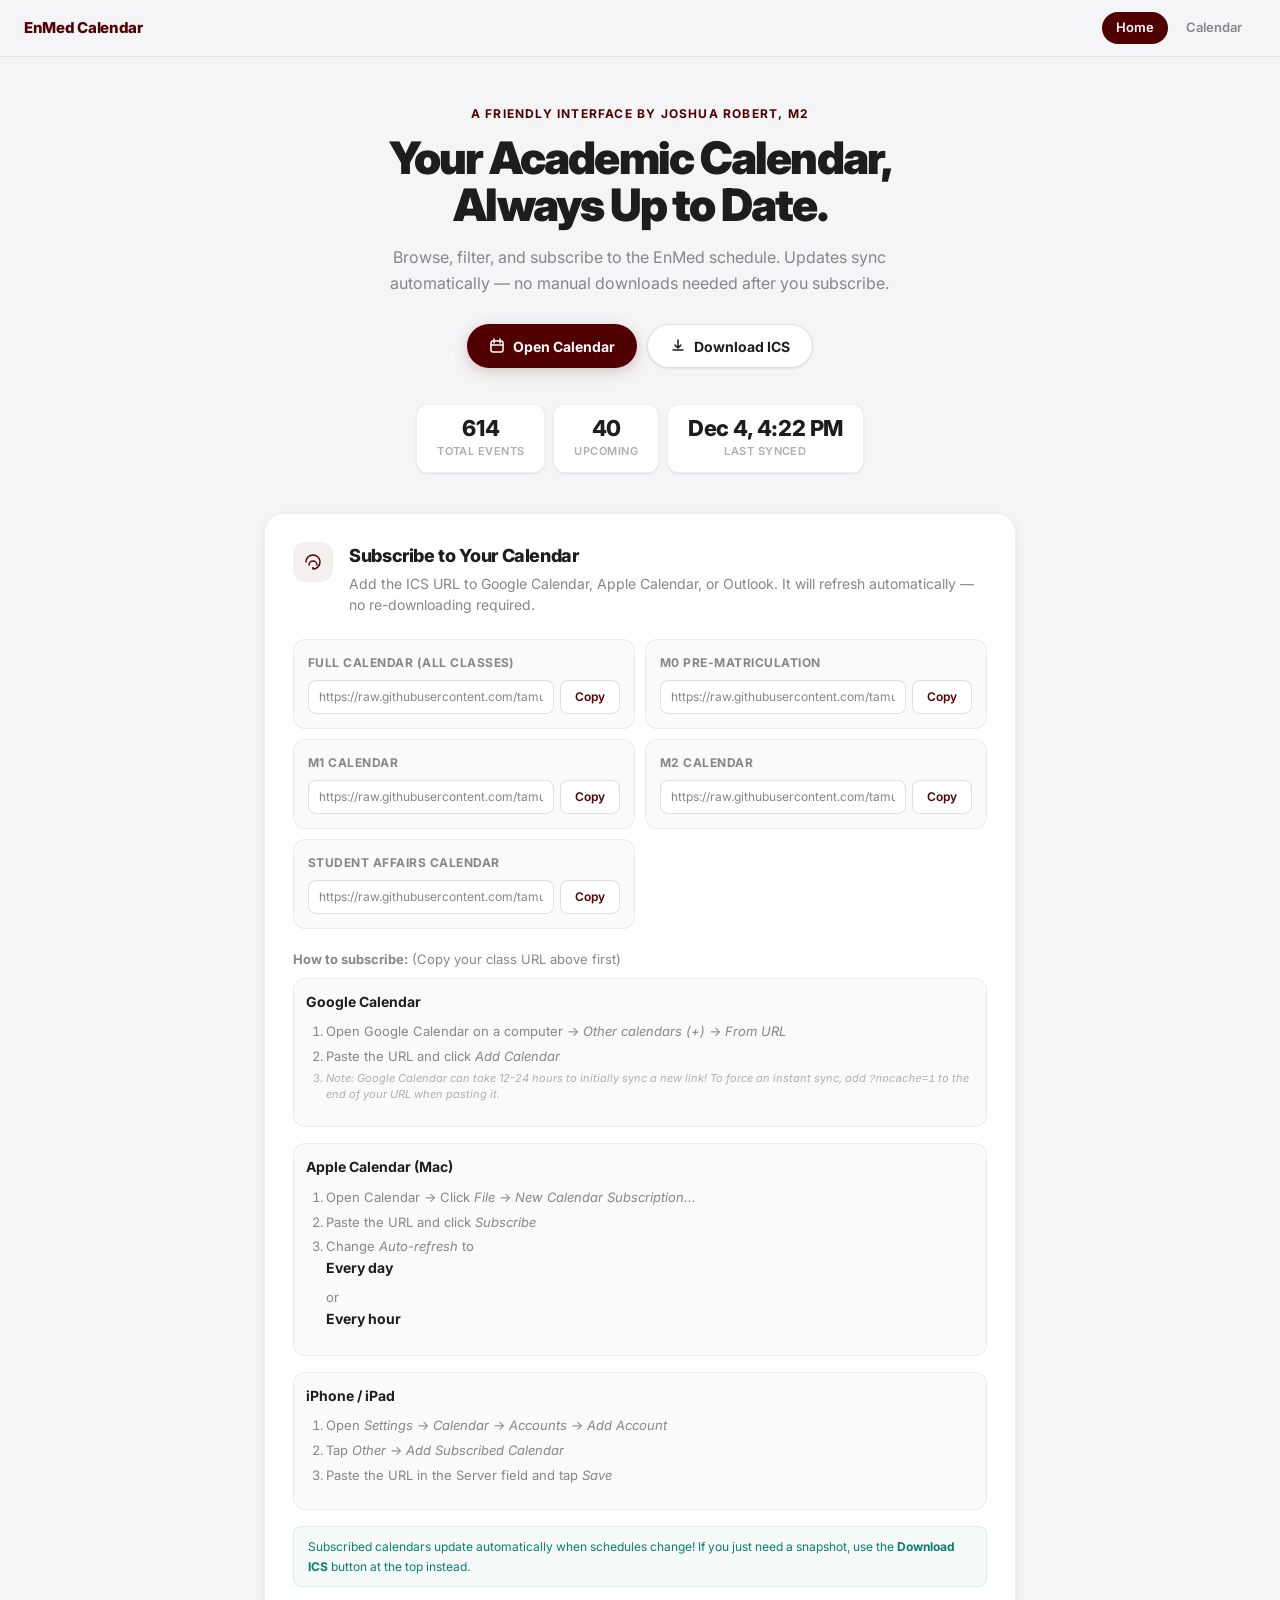
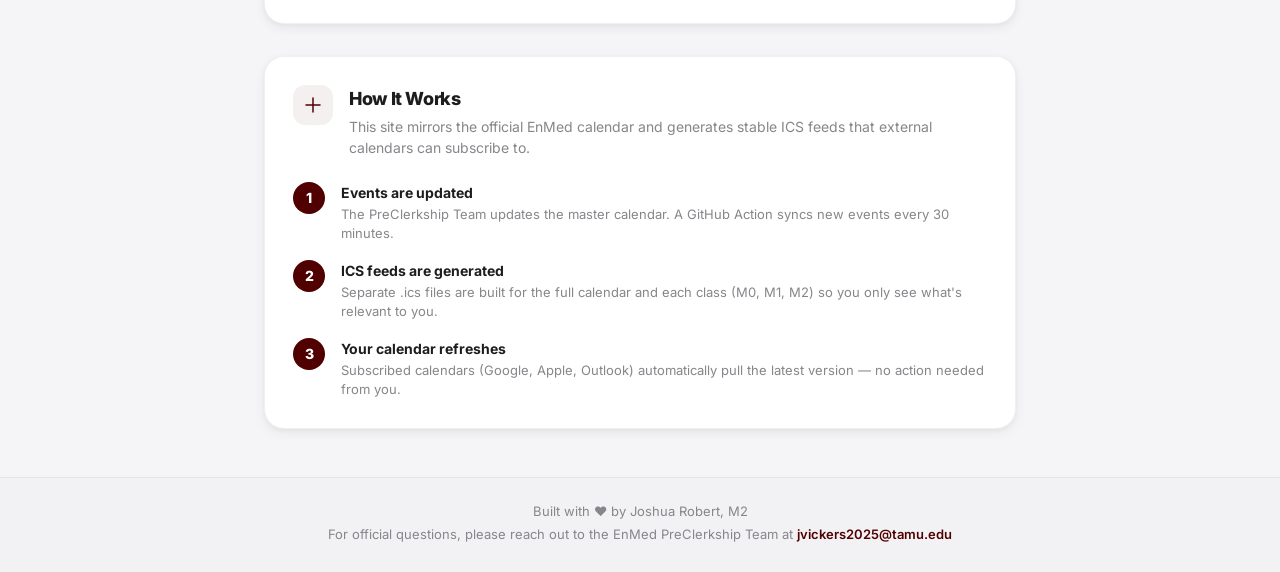
<file: index.html>
<!doctype html>
<html lang="en">
  <head>
    <meta charset="utf-8" />
    <meta name="viewport" content="width=device-width, initial-scale=1, viewport-fit=cover" />
    <meta name="color-scheme" content="light" />
    <meta name="apple-mobile-web-app-capable" content="yes" />
    <title>EnMed Calendar</title>
    <meta
      name="description"
      content="EnMed PCT Calendar – Subscribe, download, and browse the academic calendar for M0, M1, M2, and beyond."
    />
    <link rel="preconnect" href="https://fonts.googleapis.com" />
    <link rel="preconnect" href="https://fonts.gstatic.com" crossorigin />
    <link href="https://fonts.googleapis.com/css2?family=Inter:wght@300;400;500;600;700;800;900&display=swap" rel="stylesheet" />
    <link rel="stylesheet" href="styles.css" />
  </head>
  <body>
    <div class="dash">
      <!-- ── NAV ──────────────────────────────────────────── -->
      <nav class="dash-nav" aria-label="Primary">
        <span class="dash-logo">EnMed Calendar</span>
        <div class="dash-nav-links">
          <a href="index.html" class="dash-nav-link is-active">Home</a>
          <a href="calendar.html" class="dash-nav-link">Calendar</a>
        </div>
      </nav>

      <!-- ── HERO ─────────────────────────────────────────── -->
      <header class="dash-hero">
        <p class="dash-hero-eyebrow">A friendly interface by Joshua Robert, M2</p>
        <h1 class="dash-hero-title">Your Academic Calendar,<br>Always Up to Date.</h1>
        <p class="dash-hero-subtitle">
          Browse, filter, and subscribe to the EnMed schedule. Updates sync automatically —
          no manual downloads needed after you subscribe.
        </p>
        <div class="dash-hero-actions">
          <a href="calendar.html" class="dash-btn dash-btn-primary">
            <svg width="16" height="16" viewBox="0 0 16 16" fill="none"><rect x="2" y="3" width="12" height="11" rx="2" stroke="currentColor" stroke-width="1.5"/><path d="M2 7h12M5 1v4M11 1v4" stroke="currentColor" stroke-width="1.5" stroke-linecap="round"/></svg>
            Open Calendar
          </a>
          <button id="downloadIcsBtn" type="button" class="dash-btn dash-btn-secondary">
            <svg width="16" height="16" viewBox="0 0 16 16" fill="none"><path d="M8 2v8m0 0l-3-3m3 3l3-3M3 12h10" stroke="currentColor" stroke-width="1.5" stroke-linecap="round" stroke-linejoin="round"/></svg>
            Download ICS
          </button>
        </div>
        <div class="dash-hero-stats">
          <div class="dash-stat"><strong id="eventCount">—</strong><span>Total Events</span></div>
          <div class="dash-stat"><strong id="upcomingCount">—</strong><span>Upcoming</span></div>
          <div class="dash-stat"><strong id="lastUpdated">—</strong><span>Last Synced</span></div>
        </div>
      </header>

      <!-- ── FEATURES ──────────────────────────────────────── -->
      <main class="dash-content">

        <!-- Subscribe section -->
        <section class="dash-section" aria-labelledby="subscribe-title">
          <div class="dash-section-header">
            <div class="dash-section-icon">
              <svg width="20" height="20" viewBox="0 0 20 20" fill="none"><path d="M3 10C3 6.13 6.13 3 10 3s7 3.13 7 7-3.13 7-7 7" stroke="currentColor" stroke-width="1.5" stroke-linecap="round"/><path d="M6 13c0-2.21 1.79-4 4-4s4 1.79 4 4" stroke="currentColor" stroke-width="1.5" stroke-linecap="round"/><circle cx="10" cy="16" r="1" fill="currentColor"/></svg>
            </div>
            <div>
              <h2 id="subscribe-title">Subscribe to Your Calendar</h2>
              <p class="dash-section-desc">Add the ICS URL to Google Calendar, Apple Calendar, or Outlook. It will refresh automatically — no re-downloading required.</p>
            </div>
          </div>
          <div class="dash-subscribe-grid">
            <div class="dash-subscribe-card">
              <span class="dash-subscribe-label">Full Calendar (All Classes)</span>
              <div class="dash-url-row">
                <input id="icsUrlFull" type="text" readonly value="" aria-label="Full calendar ICS URL" />
                <button type="button" class="dash-copy-btn" data-copy="icsUrlFull">Copy</button>
              </div>
            </div>
            <div class="dash-subscribe-card">
              <span class="dash-subscribe-label">M0 Pre-Matriculation</span>
              <div class="dash-url-row">
                <input id="icsUrlM0" type="text" readonly value="" aria-label="M0 ICS URL" />
                <button type="button" class="dash-copy-btn" data-copy="icsUrlM0">Copy</button>
              </div>
            </div>
            <div class="dash-subscribe-card">
              <span class="dash-subscribe-label">M1 Calendar</span>
              <div class="dash-url-row">
                <input id="icsUrlM1" type="text" readonly value="" aria-label="M1 ICS URL" />
                <button type="button" class="dash-copy-btn" data-copy="icsUrlM1">Copy</button>
              </div>
            </div>
            <div class="dash-subscribe-card">
              <span class="dash-subscribe-label">M2 Calendar</span>
              <div class="dash-url-row">
                <input id="icsUrlM2" type="text" readonly value="" aria-label="M2 ICS URL" />
                <button type="button" class="dash-copy-btn" data-copy="icsUrlM2">Copy</button>
              </div>
            </div>
            <div class="dash-subscribe-card">
              <span class="dash-subscribe-label">Student Affairs Calendar</span>
              <div class="dash-url-row">
                <input id="icsUrlSA" type="text" readonly value="" aria-label="Student Affairs ICS URL" />
                <button type="button" class="dash-copy-btn" data-copy="icsUrlSA">Copy</button>
              </div>
            </div>
          </div>

          <div class="dash-subscribe-help">
            <p><strong>How to subscribe:</strong> (Copy your class URL above first)</p>
            
            <div class="dash-help-group">
              <strong>Google Calendar</strong>
              <ol>
                <li>Open Google Calendar on a computer → <em>Other calendars (+)</em> → <em>From URL</em></li>
                <li>Paste the URL and click <em>Add Calendar</em></li>
                <li class="dash-note-inline"><em>Note: Google Calendar can take 12-24 hours to initially sync a new link! To force an instant sync, add <code>?nocache=1</code> to the end of your URL when pasting it.</em></li>
              </ol>
            </div>

            <div class="dash-help-group">
              <strong>Apple Calendar (Mac)</strong>
              <ol>
                <li>Open Calendar → Click <em>File</em> → <em>New Calendar Subscription...</em></li>
                <li>Paste the URL and click <em>Subscribe</em></li>
                <li>Change <em>Auto-refresh</em> to <strong>Every day</strong> or <strong>Every hour</strong></li>
              </ol>
            </div>

            <div class="dash-help-group">
              <strong>iPhone / iPad</strong>
              <ol>
                <li>Open <em>Settings</em> → <em>Calendar</em> → <em>Accounts</em> → <em>Add Account</em></li>
                <li>Tap <em>Other</em> → <em>Add Subscribed Calendar</em></li>
                <li>Paste the URL in the Server field and tap <em>Save</em></li>
              </ol>
            </div>
            
            <p class="dash-note">Subscribed calendars update automatically when schedules change! If you just need a snapshot, use the <strong>Download ICS</strong> button at the top instead.</p>
          </div>
        </section>

        <!-- How it works -->
        <section class="dash-section" aria-labelledby="how-title">
          <div class="dash-section-header">
            <div class="dash-section-icon">
              <svg width="20" height="20" viewBox="0 0 20 20" fill="none"><path d="M10 3v14M3 10h14" stroke="currentColor" stroke-width="1.5" stroke-linecap="round"/></svg>
            </div>
            <div>
              <h2 id="how-title">How It Works</h2>
              <p class="dash-section-desc">This site mirrors the official EnMed calendar and generates stable ICS feeds that external calendars can subscribe to.</p>
            </div>
          </div>

          <div class="dash-steps">
            <div class="dash-step">
              <div class="dash-step-number">1</div>
              <div>
                <h3>Events are updated</h3>
                <p>The PreClerkship Team updates the master calendar. A GitHub Action syncs new events every 30 minutes.</p>
              </div>
            </div>
            <div class="dash-step">
              <div class="dash-step-number">2</div>
              <div>
                <h3>ICS feeds are generated</h3>
                <p>Separate .ics files are built for the full calendar and each class (M0, M1, M2) so you only see what's relevant to you.</p>
              </div>
            </div>
            <div class="dash-step">
              <div class="dash-step-number">3</div>
              <div>
                <h3>Your calendar refreshes</h3>
                <p>Subscribed calendars (Google, Apple, Outlook) automatically pull the latest version — no action needed from you.</p>
              </div>
            </div>
          </div>
        </section>

      </main>

      <!-- ── FOOTER ───────────────────────────────────────── -->
      <footer class="dash-footer">
        <p>Built with ❤️ by Joshua Robert, M2</p>
        <p>For official questions, please reach out to the EnMed PreClerkship Team at <a href="mailto:jvickers2025@tamu.edu">jvickers2025@tamu.edu</a></p>
      </footer>

      <!-- ── DOWNLOAD ICS MODAL ───────────────────────────── -->
      <div class="dash-modal-overlay" id="downloadModal">
        <div class="dash-modal">
          <button class="dash-modal-close" id="closeDownloadModal" type="button" aria-label="Close">
            <svg width="18" height="18" viewBox="0 0 18 18" fill="none"><path d="M4 4L14 14M14 4L4 14" stroke="currentColor" stroke-width="2" stroke-linecap="round"/></svg>
          </button>

          <div class="dash-modal-icon">
            <svg width="32" height="32" viewBox="0 0 32 32" fill="none"><path d="M16 4v16m0 0l-6-6m6 6l6-6M6 24h20" stroke="currentColor" stroke-width="2.5" stroke-linecap="round" stroke-linejoin="round"/></svg>
          </div>

          <h2 class="dash-modal-title">Download Calendar</h2>
          <p class="dash-modal-desc">Choose which calendar to download as an ICS file. You can import this into any calendar app.</p>

          <div class="dash-modal-options" id="downloadOptions">
            <button type="button" class="dash-dl-option" data-calendar="full">
              <div class="dash-dl-option-info">
                <strong>Full Calendar</strong>
                <span>All classes and events</span>
              </div>
              <svg width="16" height="16" viewBox="0 0 16 16" fill="none"><path d="M8 2v8m0 0l-3-3m3 3l3-3M3 12h10" stroke="currentColor" stroke-width="1.5" stroke-linecap="round" stroke-linejoin="round"/></svg>
            </button>
            <button type="button" class="dash-dl-option" data-calendar="M0">
              <div class="dash-dl-option-info">
                <strong>M0 Pre-Matriculation</strong>
                <span>Pre-matriculation events only</span>
              </div>
              <svg width="16" height="16" viewBox="0 0 16 16" fill="none"><path d="M8 2v8m0 0l-3-3m3 3l3-3M3 12h10" stroke="currentColor" stroke-width="1.5" stroke-linecap="round" stroke-linejoin="round"/></svg>
            </button>
            <button type="button" class="dash-dl-option" data-calendar="M1">
              <div class="dash-dl-option-info">
                <strong>M1 Calendar</strong>
                <span>First-year curriculum</span>
              </div>
              <svg width="16" height="16" viewBox="0 0 16 16" fill="none"><path d="M8 2v8m0 0l-3-3m3 3l3-3M3 12h10" stroke="currentColor" stroke-width="1.5" stroke-linecap="round" stroke-linejoin="round"/></svg>
            </button>
            <button type="button" class="dash-dl-option" data-calendar="M2">
              <div class="dash-dl-option-info">
                <strong>M2 Calendar</strong>
                <span>Second-year curriculum</span>
              </div>
              <svg width="16" height="16" viewBox="0 0 16 16" fill="none"><path d="M8 2v8m0 0l-3-3m3 3l3-3M3 12h10" stroke="currentColor" stroke-width="1.5" stroke-linecap="round" stroke-linejoin="round"/></svg>
            </button>
            <button type="button" class="dash-dl-option" data-calendar="SA">
              <div class="dash-dl-option-info">
                <strong>Student Affairs Calendar</strong>
                <span>Student affairs and support events</span>
              </div>
              <svg width="16" height="16" viewBox="0 0 16 16" fill="none"><path d="M8 2v8m0 0l-3-3m3 3l3-3M3 12h10" stroke="currentColor" stroke-width="1.5" stroke-linecap="round" stroke-linejoin="round"/></svg>
            </button>
          </div>
        </div>
      </div>

    </div>

    <script src="app.js"></script>
  </body>
</html>
</file>
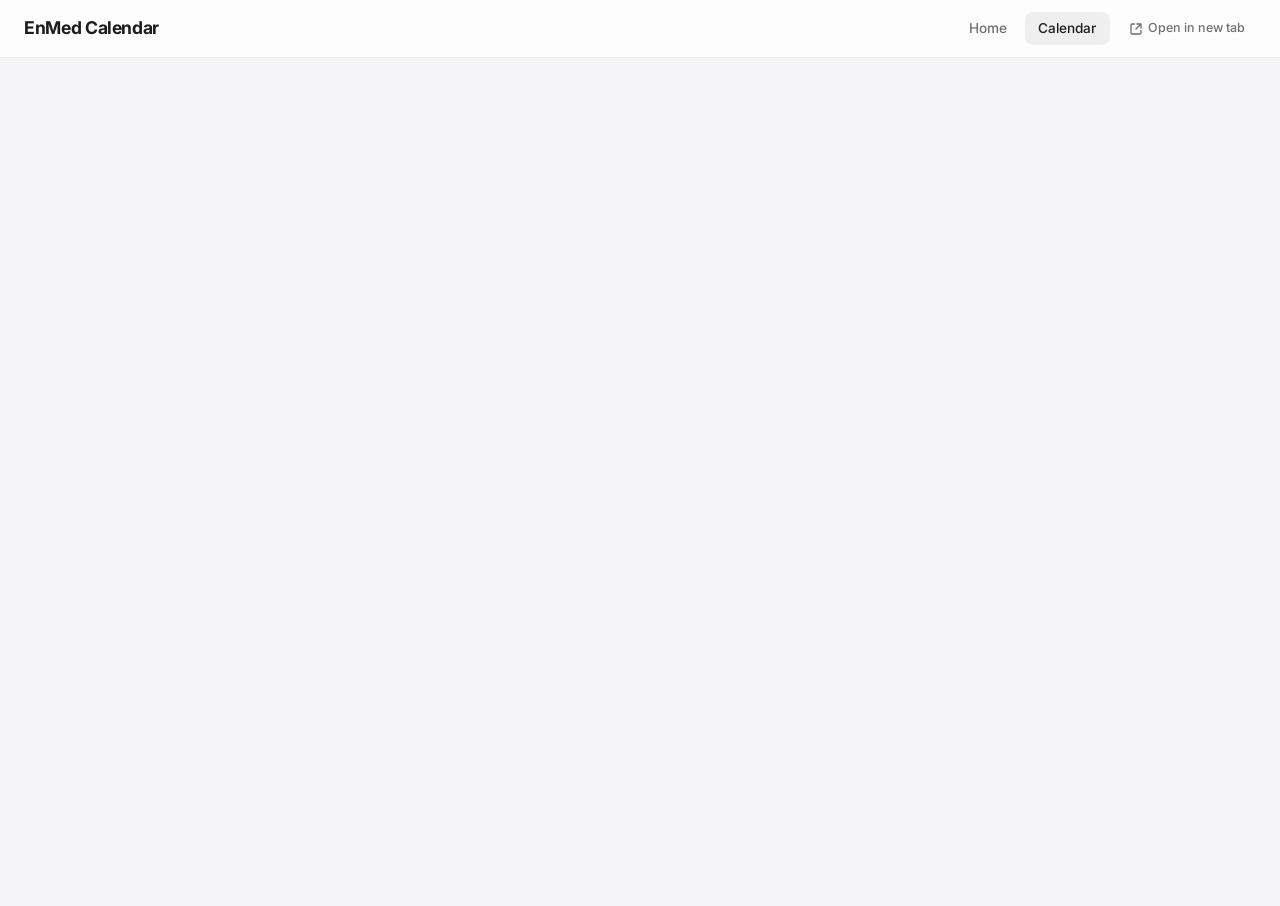
<file: calendar.html>
<!doctype html>
<html lang="en">
  <head>
    <meta charset="utf-8" />
    <meta name="viewport" content="width=device-width, initial-scale=1, viewport-fit=cover" />
    <meta name="color-scheme" content="light" />
    <meta name="apple-mobile-web-app-capable" content="yes" />
    <meta name="apple-mobile-web-app-status-bar-style" content="default" />
    <title>EnMed Calendar</title>
    <meta
      name="description"
      content="View the EnMed PCT Calendar – embedded directly from the official TAMU source."
    />
    <link rel="preconnect" href="https://fonts.googleapis.com" />
    <link rel="preconnect" href="https://fonts.gstatic.com" crossorigin />
    <link href="https://fonts.googleapis.com/css2?family=Inter:wght@300;400;500;600;700;800;900&display=swap" rel="stylesheet" />
    <link rel="stylesheet" href="styles.css" />
    <style>
      /* ── Embedded calendar page layout ─────────────────── */
      .cal-embed-page {
        display: flex;
        flex-direction: column;
        min-height: 100dvh;
        background: var(--bg, #f5f5f7);
      }

      .cal-embed-toolbar {
        display: flex;
        align-items: center;
        justify-content: space-between;
        gap: 1rem;
        padding: 0.75rem 1.5rem;
        background: rgba(255, 255, 255, 0.82);
        backdrop-filter: blur(20px) saturate(180%);
        -webkit-backdrop-filter: blur(20px) saturate(180%);
        border-bottom: 1px solid rgba(0, 0, 0, 0.08);
        position: sticky;
        top: 0;
        z-index: 100;
      }

      .cal-embed-toolbar .dash-logo {
        font-family: 'Inter', system-ui, sans-serif;
        font-weight: 700;
        font-size: 1.1rem;
        color: #1d1d1f;
        letter-spacing: -0.02em;
      }

      .cal-embed-nav {
        display: flex;
        gap: 0.25rem;
      }

      .cal-embed-nav a {
        font-family: 'Inter', system-ui, sans-serif;
        font-size: 0.85rem;
        font-weight: 500;
        color: #6e6e73;
        text-decoration: none;
        padding: 0.4rem 0.85rem;
        border-radius: 8px;
        transition: color 0.2s, background 0.2s;
      }

      .cal-embed-nav a:hover {
        color: #1d1d1f;
        background: rgba(0, 0, 0, 0.04);
      }

      .cal-embed-nav a.is-active {
        color: #1d1d1f;
        background: rgba(0, 0, 0, 0.06);
      }

      .cal-embed-frame-wrap {
        flex: 1;
        display: flex;
        flex-direction: column;
        padding: 0;
      }

      .cal-embed-frame-wrap iframe {
        flex: 1;
        width: 100%;
        border: none;
        min-height: calc(100dvh - 52px);
      }

      /* Open in new tab link */
      .cal-embed-external-link {
        font-family: 'Inter', system-ui, sans-serif;
        font-size: 0.78rem;
        font-weight: 500;
        color: #6e6e73;
        text-decoration: none;
        display: inline-flex;
        align-items: center;
        gap: 0.3rem;
        padding: 0.35rem 0.7rem;
        border-radius: 6px;
        transition: color 0.2s, background 0.2s;
      }

      .cal-embed-external-link:hover {
        color: #1d1d1f;
        background: rgba(0, 0, 0, 0.04);
      }

      .cal-embed-external-link svg {
        flex-shrink: 0;
      }
    </style>
  </head>
  <body>
    <div class="cal-embed-page">
      <!-- ── Compact toolbar ──────────────────────────────── -->
      <header class="cal-embed-toolbar">
        <span class="dash-logo">EnMed Calendar</span>
        <div style="display:flex; align-items:center; gap:0.5rem;">
          <nav class="cal-embed-nav">
            <a href="index.html">Home</a>
            <a href="calendar.html" class="is-active">Calendar</a>
          </nav>
          <a
            href="https://tamu-edu.github.io/enmed-pct-calendar/"
            target="_blank"
            rel="noopener noreferrer"
            class="cal-embed-external-link"
            title="Open calendar in new tab"
          >
            <svg width="14" height="14" viewBox="0 0 14 14" fill="none">
              <path d="M5.5 2H3a1 1 0 00-1 1v8a1 1 0 001 1h8a1 1 0 001-1V8.5" stroke="currentColor" stroke-width="1.3" stroke-linecap="round" stroke-linejoin="round"/>
              <path d="M8 2h4v4M7 7l5-5" stroke="currentColor" stroke-width="1.3" stroke-linecap="round" stroke-linejoin="round"/>
            </svg>
            Open in new tab
          </a>
        </div>
      </header>

      <!-- ── Embedded calendar iframe ─────────────────────── -->
      <div class="cal-embed-frame-wrap">
        <iframe
          id="calendarFrame"
          src="https://tamu-edu.github.io/enmed-pct-calendar/"
          title="EnMed PCT Calendar"
          loading="eager"
          allow="fullscreen"
          sandbox="allow-scripts allow-same-origin allow-popups allow-forms"
        ></iframe>
      </div>
    </div>
  </body>
</html>
</file>
<file: styles.css>
/* ═══════════════════════════════════════════════════════════════
   EnMed Calendar – Apple-Inspired Design System
   ═══════════════════════════════════════════════════════════════ */

/* ── DESIGN TOKENS ────────────────────────────────────────────── */
:root {
  --bg: #f5f5f7;
  --surface: rgba(255, 255, 255, 0.82);
  --surface-solid: #ffffff;
  --surface-raised: rgba(255, 255, 255, 0.96);
  --border: rgba(0, 0, 0, 0.06);
  --border-strong: rgba(0, 0, 0, 0.12);
  --text: #1d1d1f;
  --text-secondary: #86868b;
  --text-tertiary: #aeaeb2;
  --accent: #500000;
  --accent-hover: #3a0000;
  --accent-soft: rgba(80, 0, 0, 0.06);
  --accent-glow: rgba(80, 0, 0, 0.12);
  --teal: #0a7e6f;
  --teal-soft: rgba(10, 126, 111, 0.08);
  --teal-strong: rgba(10, 126, 111, 0.18);
  --shadow-sm: 0 1px 3px rgba(0,0,0,0.04), 0 1px 2px rgba(0,0,0,0.06);
  --shadow-md: 0 4px 12px rgba(0,0,0,0.06), 0 1px 4px rgba(0,0,0,0.04);
  --shadow-lg: 0 12px 40px rgba(0,0,0,0.08), 0 4px 12px rgba(0,0,0,0.04);
  --shadow-xl: 0 24px 60px rgba(0,0,0,0.12), 0 8px 20px rgba(0,0,0,0.06);
  --radius-sm: 8px;
  --radius-md: 12px;
  --radius-lg: 16px;
  --radius-xl: 20px;
  --radius-full: 999px;
  --transition: 200ms cubic-bezier(0.25, 0.1, 0.25, 1);
  --spring: 400ms cubic-bezier(0.34, 1.56, 0.64, 1);
  --font: 'Inter', -apple-system, BlinkMacSystemFont, 'SF Pro Display', 'Segoe UI', system-ui, sans-serif;
  --safe-top: env(safe-area-inset-top, 0px);
  --safe-bottom: env(safe-area-inset-bottom, 0px);
  --safe-left: env(safe-area-inset-left, 0px);
  --safe-right: env(safe-area-inset-right, 0px);
}

/* ── RESET ────────────────────────────────────────────────────── */
*, *::before, *::after { box-sizing: border-box; margin: 0; padding: 0; }

html {
  scroll-behavior: smooth;
  -webkit-text-size-adjust: 100%;
  -webkit-tap-highlight-color: transparent;
}

body {
  font-family: var(--font);
  font-size: 15px;
  line-height: 1.5;
  color: var(--text);
  background: var(--bg);
  -webkit-font-smoothing: antialiased;
  -moz-osx-font-smoothing: grayscale;
  overscroll-behavior: none;
}

button, input, select {
  font: inherit;
  color: inherit;
  border: none;
  background: none;
  outline: none;
}

button { cursor: pointer; -webkit-tap-highlight-color: transparent; }

input:focus-visible,
select:focus-visible,
button:focus-visible {
  outline: 2px solid var(--accent);
  outline-offset: 2px;
}

/* ── DASHBOARD PAGE (index.html) ──────────────────────────────── */
.page-shell {
  width: min(calc(100% - 32px), 1200px);
  margin: 0 auto;
  padding: 20px 0 40px;
}

.top-nav {
  display: flex;
  gap: 8px;
  margin-bottom: 20px;
}

.top-nav-link {
  display: inline-flex;
  align-items: center;
  height: 36px;
  padding: 0 16px;
  border-radius: var(--radius-full);
  border: 1px solid var(--border-strong);
  background: var(--surface);
  backdrop-filter: blur(20px);
  -webkit-backdrop-filter: blur(20px);
  color: var(--text);
  text-decoration: none;
  font-weight: 600;
  font-size: 13px;
  transition: all var(--transition);
}

.top-nav-link.is-active {
  background: var(--accent);
  color: #fff;
  border-color: transparent;
}

.top-nav-link:hover:not(.is-active) {
  background: var(--accent-soft);
}

.hero {
  display: grid;
  grid-template-columns: 1.2fr 0.8fr;
  gap: 20px;
  align-items: start;
  padding: 16px 0 24px;
}

.hero-copy,
.subscribe-card,
.controls-panel,
.calendar-panel,
.help-panel,
.stats-grid article,
.event-card {
  background: var(--surface-raised);
  backdrop-filter: blur(20px);
  -webkit-backdrop-filter: blur(20px);
  border: 1px solid var(--border);
  box-shadow: var(--shadow-md);
}

.hero-copy,
.subscribe-card,
.controls-panel,
.calendar-panel,
.help-panel {
  border-radius: var(--radius-lg);
}

.hero-copy { padding: 24px; }

.eyebrow {
  margin: 0 0 8px;
  color: var(--accent);
  text-transform: uppercase;
  letter-spacing: 0.1em;
  font-size: 11px;
  font-weight: 700;
}

h1, h2, h3, p { margin-top: 0; }

h1 {
  font-size: clamp(1.5rem, 3.2vw, 2.4rem);
  font-weight: 800;
  line-height: 1.1;
  letter-spacing: -0.03em;
  margin-bottom: 10px;
  color: var(--text);
}

h2 {
  font-size: clamp(1.1rem, 2vw, 1.5rem);
  font-weight: 700;
  margin-bottom: 0;
  letter-spacing: -0.02em;
}

h3 { margin-bottom: 8px; font-size: 1rem; font-weight: 700; }

.lede {
  font-size: 14px;
  line-height: 1.6;
  color: var(--text-secondary);
  max-width: 55ch;
}

.subtle, .url-hint, .event-meta, .event-desc, .event-time,
.event-fields dt, .event-fields dd {
  color: var(--text-secondary);
}

.subscribe-card {
  padding: 20px;
  display: grid;
  gap: 12px;
}

.url-row {
  display: grid;
  grid-template-columns: 1fr auto;
  gap: 8px;
}

.url-row input,
.filters-grid input,
.filters-grid select {
  width: 100%;
  height: 40px;
  border-radius: var(--radius-sm);
  border: 1px solid var(--border-strong);
  background: var(--surface-solid);
  color: var(--text);
  padding: 0 12px;
  font-size: 13px;
  transition: border-color var(--transition);
}

.url-row input:focus,
.filters-grid input:focus,
.filters-grid select:focus {
  border-color: var(--accent);
}

.url-row button,
.ghost-button,
.primary-button {
  height: 40px;
  padding: 0 18px;
  font-weight: 600;
  font-size: 13px;
  border-radius: var(--radius-sm);
  transition: all var(--transition);
}

.primary-button {
  background: var(--accent);
  color: #fff;
  box-shadow: var(--shadow-sm);
}

.primary-button:hover {
  background: var(--accent-hover);
  transform: translateY(-1px);
  box-shadow: var(--shadow-md);
}

.ghost-button {
  background: var(--accent-soft);
  color: var(--accent);
}

.ghost-button:hover {
  background: var(--accent-glow);
}

.url-hint {
  margin-bottom: 0;
  font-size: 13px;
}

.content {
  display: grid;
  gap: 20px;
}

.controls-panel,
.calendar-panel,
.help-panel {
  padding: 24px;
}

.section-head {
  display: flex;
  align-items: center;
  justify-content: space-between;
  gap: 16px;
  margin-bottom: 20px;
}

.filters-grid {
  display: grid;
  grid-template-columns: repeat(3, 1fr);
  gap: 12px;
}

.filters-grid label {
  display: grid;
  gap: 6px;
  font-weight: 600;
  font-size: 13px;
}

.actions-row {
  display: flex;
  flex-wrap: wrap;
  align-items: center;
  justify-content: space-between;
  gap: 12px;
  margin-top: 16px;
}

.chip-row {
  display: flex;
  flex-wrap: wrap;
  gap: 6px;
}

.chip {
  display: inline-flex;
  align-items: center;
  gap: 6px;
  padding: 6px 12px;
  border-radius: var(--radius-full);
  background: var(--accent-soft);
  color: var(--accent);
  font-size: 12px;
  font-weight: 600;
}

.stats-grid {
  display: grid;
  grid-template-columns: repeat(4, 1fr);
  gap: 12px;
}

.stats-grid article {
  border-radius: var(--radius-lg);
  padding: 18px;
  text-align: center;
}

.stats-grid strong {
  display: block;
  font-size: 1.6rem;
  font-weight: 800;
  letter-spacing: -0.02em;
  margin-bottom: 4px;
}

.stats-grid span {
  color: var(--text-secondary);
  font-size: 12px;
  font-weight: 500;
}

.event-list { display: grid; gap: 12px; }

.event-card {
  border-radius: var(--radius-md);
  padding: 16px;
  animation: fadeUp 280ms ease both;
}

.event-topline {
  display: flex;
  align-items: start;
  justify-content: space-between;
  gap: 12px;
}

.event-date {
  margin-bottom: 6px;
  font-size: 12px;
  text-transform: uppercase;
  letter-spacing: 0.08em;
  color: var(--accent);
  font-weight: 700;
}

.event-title { font-size: 1.1rem; margin-bottom: 0; font-weight: 700; }

.event-badge {
  flex: none;
  padding: 5px 10px;
  border-radius: var(--radius-full);
  background: var(--accent-soft);
  color: var(--accent);
  font-size: 11px;
  font-weight: 700;
}

.event-time { margin: 8px 0 10px; font-weight: 600; font-size: 13px; }
.event-desc { margin: 0 0 10px; line-height: 1.5; font-size: 14px; }
.event-meta { margin-bottom: 0; line-height: 1.5; font-size: 13px; }

.event-fields {
  margin: 12px 0 0;
  display: grid;
  grid-template-columns: auto 1fr;
  gap: 6px 12px;
  font-size: 13px;
}

.event-fields dt { font-weight: 600; }
.event-fields dd { margin: 0; }

.help-grid {
  display: grid;
  grid-template-columns: repeat(3, 1fr);
  gap: 12px;
}

.help-grid article {
  padding: 20px;
  border-radius: var(--radius-lg);
  background: var(--surface-solid);
  border: 1px solid var(--border);
}


/* ═══════════════════════════════════════════════════════════════
   CALENDAR PAGE – Apple-level design
   ═══════════════════════════════════════════════════════════════ */

.calendar-page {
  background: var(--bg);
  min-height: 100vh;
  min-height: 100dvh;
}

.cal-app {
  display: flex;
  flex-direction: column;
  min-height: 100vh;
  min-height: 100dvh;
}

/* ── TOOLBAR ──────────────────────────────────────────────────── */
.cal-toolbar {
  position: sticky;
  top: 0;
  z-index: 100;
  background: rgba(245, 245, 247, 0.8);
  backdrop-filter: saturate(180%) blur(20px);
  -webkit-backdrop-filter: saturate(180%) blur(20px);
  border-bottom: 0.5px solid rgba(0,0,0,0.1);
  padding: 12px 20px 0;
  padding-top: calc(12px + var(--safe-top));
  padding-left: calc(20px + var(--safe-left));
  padding-right: calc(20px + var(--safe-right));
}

.cal-toolbar-top {
  display: flex;
  align-items: center;
  justify-content: space-between;
  gap: 12px;
  min-height: 44px;
}

.cal-nav-group {
  display: flex;
  align-items: center;
  gap: 4px;
}

.cal-nav-btn {
  display: inline-flex;
  align-items: center;
  justify-content: center;
  width: 36px;
  height: 36px;
  border-radius: var(--radius-full);
  color: var(--accent);
  transition: all var(--transition);
  flex-shrink: 0;
}

.cal-nav-btn:hover {
  background: var(--accent-soft);
}

.cal-nav-btn:active {
  transform: scale(0.9);
}

.cal-title {
  font-size: 20px;
  font-weight: 800;
  letter-spacing: -0.02em;
  color: var(--text);
  margin: 0;
  padding: 0 8px;
  white-space: nowrap;
  user-select: none;
}

.cal-toolbar-actions {
  display: flex;
  align-items: center;
  gap: 10px;
  flex-shrink: 0;
}

.cal-today-btn {
  height: 32px;
  padding: 0 14px;
  border-radius: var(--radius-full);
  border: 1px solid var(--border-strong);
  background: var(--surface-solid);
  font-size: 13px;
  font-weight: 600;
  color: var(--accent);
  transition: all var(--transition);
}

.cal-today-btn:hover {
  background: var(--accent-soft);
  border-color: var(--accent);
}

.cal-today-btn:active {
  transform: scale(0.95);
}

.cal-view-switcher {
  display: inline-flex;
  height: 32px;
  border-radius: var(--radius-full);
  background: rgba(0,0,0,0.04);
  border: 1px solid var(--border);
  overflow: hidden;
}

.cal-view-btn {
  height: 100%;
  padding: 0 14px;
  font-size: 13px;
  font-weight: 600;
  color: var(--text-secondary);
  transition: all var(--transition);
  position: relative;
}

.cal-view-btn.is-active {
  background: var(--accent);
  color: #fff;
  border-radius: var(--radius-full);
  box-shadow: var(--shadow-sm);
}

.cal-view-btn:not(.is-active):hover {
  color: var(--text);
  background: rgba(0,0,0,0.03);
}

/* ── CHIP ROW ─────────────────────────────────────────────────── */
.cal-chip-row {
  display: flex;
  gap: 6px;
  padding: 10px 0;
  overflow-x: auto;
  -webkit-overflow-scrolling: touch;
  scrollbar-width: none;
  -ms-overflow-style: none;
}

.cal-chip-row::-webkit-scrollbar { display: none; }

.mcal-chip {
  display: inline-flex;
  align-items: center;
  height: 30px;
  padding: 0 14px;
  border-radius: var(--radius-full);
  border: 1px solid var(--border-strong);
  background: var(--surface-solid);
  font-size: 13px;
  font-weight: 600;
  color: var(--text-secondary);
  white-space: nowrap;
  flex-shrink: 0;
  transition: all var(--transition);
  cursor: pointer;
}

.mcal-chip:hover:not(.is-active) {
  background: var(--accent-soft);
  color: var(--accent);
  border-color: var(--accent);
}

.mcal-chip.is-active {
  background: var(--accent);
  color: #fff;
  border-color: transparent;
  box-shadow: 0 2px 8px rgba(80,0,0,0.15);
}

.mcal-chip:active { transform: scale(0.95); }

/* ── FILTER DRAWER ────────────────────────────────────────────── */
.cal-filter-drawer {
  padding: 0 20px;
  padding-left: calc(20px + var(--safe-left));
  padding-right: calc(20px + var(--safe-right));
  background: var(--bg);
}

.cal-filter-bar {
  display: flex;
  gap: 8px;
  align-items: center;
  padding: 10px 0;
  overflow-x: auto;
  -webkit-overflow-scrolling: touch;
  scrollbar-width: none;
}

.cal-filter-bar::-webkit-scrollbar { display: none; }

.cal-search-wrap {
  position: relative;
  flex: 1;
  min-width: 180px;
  max-width: 280px;
}

.cal-search-icon {
  position: absolute;
  left: 10px;
  top: 50%;
  transform: translateY(-50%);
  color: var(--text-tertiary);
  pointer-events: none;
}

.cal-search-wrap input {
  width: 100%;
  height: 34px;
  padding: 0 12px 0 32px;
  border-radius: var(--radius-sm);
  border: 1px solid var(--border-strong);
  background: var(--surface-solid);
  font-size: 13px;
  transition: border-color var(--transition), box-shadow var(--transition);
}

.cal-search-wrap input:focus {
  border-color: var(--accent);
  box-shadow: 0 0 0 3px rgba(80,0,0,0.08);
}

.cal-select {
  height: 34px;
  padding: 0 28px 0 10px;
  border-radius: var(--radius-sm);
  border: 1px solid var(--border-strong);
  background: var(--surface-solid);
  font-size: 13px;
  font-weight: 500;
  cursor: pointer;
  transition: border-color var(--transition);
  appearance: none;
  -webkit-appearance: none;
  background-image: url("data:image/svg+xml,%3Csvg width='10' height='6' viewBox='0 0 10 6' fill='none' xmlns='http://www.w3.org/2000/svg'%3E%3Cpath d='M1 1L5 5L9 1' stroke='%2386868b' stroke-width='1.5' stroke-linecap='round' stroke-linejoin='round'/%3E%3C/svg%3E");
  background-repeat: no-repeat;
  background-position: right 10px center;
  white-space: nowrap;
  flex-shrink: 0;
  min-width: 90px;
}

.cal-select:focus {
  border-color: var(--accent);
}

.cal-reset-btn {
  display: inline-flex;
  align-items: center;
  gap: 4px;
  height: 34px;
  padding: 0 12px;
  border-radius: var(--radius-sm);
  font-size: 12px;
  font-weight: 600;
  color: var(--text-secondary);
  background: rgba(0,0,0,0.04);
  transition: all var(--transition);
  flex-shrink: 0;
  white-space: nowrap;
}

.cal-reset-btn:hover {
  background: rgba(0,0,0,0.08);
  color: var(--text);
}

/* ── STATS STRIP ──────────────────────────────────────────────── */
.cal-stats-strip {
  display: flex;
  align-items: center;
  gap: 4px;
  padding: 6px 20px;
  padding-left: calc(20px + var(--safe-left));
  padding-right: calc(20px + var(--safe-right));
  background: var(--bg);
  overflow-x: auto;
  scrollbar-width: none;
}

.cal-stats-strip::-webkit-scrollbar { display: none; }

.cal-stat {
  display: flex;
  align-items: baseline;
  gap: 4px;
  padding: 4px 12px;
  border-radius: var(--radius-sm);
  background: var(--surface-solid);
  border: 1px solid var(--border);
  white-space: nowrap;
  flex-shrink: 0;
}

.cal-stat strong {
  font-size: 14px;
  font-weight: 800;
  color: var(--text);
  letter-spacing: -0.01em;
}

.cal-stat span {
  font-size: 11px;
  color: var(--text-tertiary);
  font-weight: 500;
  text-transform: uppercase;
  letter-spacing: 0.04em;
}

.cal-stat-summary {
  font-size: 12px;
  color: var(--text-secondary);
  font-weight: 500;
  margin-left: auto;
  white-space: nowrap;
  flex-shrink: 0;
}

/* ── CALENDAR BOARD ───────────────────────────────────────────── */
.cal-board {
  flex: 1;
  padding: 0 20px 20px;
  padding-left: calc(20px + var(--safe-left));
  padding-right: calc(20px + var(--safe-right));
  padding-bottom: calc(20px + var(--safe-bottom));
}

.cal-view {
  display: grid;
  gap: 0;
}

/* ── MONTH VIEW ───────────────────────────────────────────────── */
.month-grid {
  display: grid;
  grid-template-columns: repeat(7, 1fr);
  border: 1px solid var(--border);
  border-radius: var(--radius-lg);
  overflow: hidden;
  background: var(--surface-solid);
  box-shadow: var(--shadow-md);
}

.month-weekday {
  padding: 10px 8px;
  font-size: 11px;
  font-weight: 600;
  text-transform: uppercase;
  letter-spacing: 0.06em;
  color: var(--text-tertiary);
  text-align: center;
  background: rgba(0,0,0,0.02);
  border-bottom: 1px solid var(--border);
}

.month-day-cell {
  min-height: 110px;
  padding: 6px;
  background: var(--surface-solid);
  border-right: 1px solid var(--border);
  border-bottom: 1px solid var(--border);
  display: flex;
  flex-direction: column;
  gap: 3px;
  cursor: pointer;
  transition: background var(--transition);
}

.month-day-cell:nth-child(7n + 7) {
  border-right: none;
}

.month-day-cell:hover {
  background: rgba(0,0,0,0.015);
}

.month-day-cell.is-outside-month {
  background: rgba(0,0,0,0.02);
}

.month-day-cell.is-outside-month .month-day-number {
  color: var(--text-tertiary);
}

.month-day-cell.is-today .month-day-number {
  background: var(--accent);
  color: #fff;
  width: 26px;
  height: 26px;
  display: inline-flex;
  align-items: center;
  justify-content: center;
  border-radius: 50%;
}

.month-day-header {
  display: flex;
  align-items: center;
  justify-content: space-between;
  min-height: 28px;
  margin-bottom: 1px;
}

.month-day-number {
  font-weight: 600;
  font-size: 13px;
  color: var(--text);
  line-height: 1;
}

.month-day-chip {
  display: none;
}

.month-day-events {
  display: flex;
  flex-direction: column;
  gap: 2px;
  flex: 1;
  overflow: hidden;
}

.month-event-chip {
  width: 100%;
  display: flex;
  align-items: center;
  gap: 4px;
  text-align: left;
  border-radius: 4px;
  padding: 2px 5px;
  cursor: pointer;
  transition: all var(--transition);
  border: none;
  min-height: 20px;
}

.month-event-chip:hover {
  filter: brightness(0.92);
  transform: none;
  box-shadow: none;
}

.month-event-chip.is-past {
  opacity: 0.5;
}

.month-event-time {
  font-size: 10px;
  font-weight: 600;
  color: inherit;
  opacity: 0.8;
  flex-shrink: 0;
}

.month-event-title {
  font-size: 11px;
  color: inherit;
  line-height: 1.2;
  font-weight: 500;
  overflow: hidden;
  text-overflow: ellipsis;
  white-space: nowrap;
}

.month-day-more {
  font-size: 11px;
  font-weight: 600;
  color: var(--text-secondary);
  padding: 1px 5px;
  cursor: pointer;
}

/* mCal-based color coding for month chips */
.month-event-chip[data-mcal="M0"] { background: rgba(0,122,255,0.12); color: #0055b3; }
.month-event-chip[data-mcal="M1"] { background: rgba(52,199,89,0.12); color: #1a8a3e; }
.month-event-chip[data-mcal="M2"] { background: rgba(255,149,0,0.12); color: #b37400; }
.month-event-chip[data-mcal="M3"] { background: rgba(175,82,222,0.12); color: #7b3a9e; }
.month-event-chip[data-mcal="M4"] { background: rgba(255,59,48,0.12); color: #cc1a11; }
.month-event-chip[data-mcal="Program-Wide"] { background: rgba(80,0,0,0.08); color: var(--accent); }
.month-event-chip[data-mcal=""] { background: rgba(0,0,0,0.05); color: var(--text-secondary); }

/* ── WEEK VIEW ────────────────────────────────────────────────── */
.week-grid {
  display: grid;
  grid-template-columns: repeat(7, 1fr);
  gap: 8px;
}

.week-column {
  min-width: 0;
  background: var(--surface-solid);
  border: 1px solid var(--border);
  border-radius: var(--radius-lg);
  overflow: hidden;
  box-shadow: var(--shadow-sm);
  transition: box-shadow var(--transition);
}

.week-column:hover {
  box-shadow: var(--shadow-md);
}

.week-column-header {
  width: 100%;
  display: flex;
  justify-content: space-between;
  align-items: baseline;
  padding: 12px 10px 10px;
  background: rgba(0,0,0,0.02);
  border-bottom: 1px solid var(--border);
  color: var(--text);
  font-size: 13px;
  cursor: pointer;
  transition: background var(--transition);
}

.week-column-header:hover {
  background: rgba(0,0,0,0.04);
}

.week-column.is-today .week-column-header {
  background: var(--teal-soft);
}

.week-column-events {
  display: flex;
  flex-direction: column;
  gap: 6px;
  padding: 8px;
}

.week-column-empty {
  padding: 12px 8px;
  border-radius: var(--radius-sm);
  color: var(--text-tertiary);
  text-align: center;
  font-size: 12px;
}

/* ── DAY VIEW ─────────────────────────────────────────────────── */
.day-agenda {
  display: grid;
  gap: 12px;
}

.day-agenda-header {
  display: flex;
  justify-content: space-between;
  align-items: end;
  padding: 8px 0;
}

.day-agenda-items {
  display: grid;
  gap: 10px;
}

/* ── AGENDA CARDS ─────────────────────────────────────────────── */
.agenda-card {
  padding: 14px;
  border-radius: var(--radius-md);
  background: var(--surface-solid);
  border: 1px solid var(--border);
  box-shadow: var(--shadow-sm);
  transition: all var(--transition);
  cursor: pointer;
}

.agenda-card:hover {
  box-shadow: var(--shadow-md);
  transform: translateY(-1px);
}

.agenda-card:active {
  transform: scale(0.995);
}

.agenda-card.is-past {
  opacity: 0.6;
}

.agenda-card-topline {
  display: flex;
  justify-content: space-between;
  align-items: start;
  gap: 10px;
}

.agenda-card-time {
  margin-bottom: 4px;
  color: var(--accent);
  font-weight: 700;
  font-size: 12px;
  letter-spacing: 0.02em;
}

.agenda-card-title {
  margin-bottom: 0;
  font-size: 14px;
  font-weight: 600;
  line-height: 1.3;
}

.agenda-card-badge {
  flex: none;
  padding: 3px 8px;
  border-radius: var(--radius-full);
  font-size: 11px;
  font-weight: 700;
  white-space: nowrap;
}

/* mCal badge colors */
.agenda-card-badge[data-mcal="M0"] { background: rgba(0,122,255,0.1); color: #0055b3; }
.agenda-card-badge[data-mcal="M1"] { background: rgba(52,199,89,0.1); color: #1a8a3e; }
.agenda-card-badge[data-mcal="M2"] { background: rgba(255,149,0,0.1); color: #b37400; }
.agenda-card-badge[data-mcal="M3"] { background: rgba(175,82,222,0.1); color: #7b3a9e; }
.agenda-card-badge[data-mcal="M4"] { background: rgba(255,59,48,0.1); color: #cc1a11; }
.agenda-card-badge[data-mcal="Program-Wide"] { background: rgba(80,0,0,0.06); color: var(--accent); }
.agenda-card-badge[data-mcal=""] { background: rgba(0,0,0,0.05); color: var(--text-secondary); }

.agenda-card-meta,
.agenda-card-desc {
  margin: 6px 0 0;
  color: var(--text-secondary);
  font-size: 13px;
  line-height: 1.5;
}

.agenda-card-fields {
  margin: 10px 0 0;
  display: grid;
  grid-template-columns: auto 1fr;
  gap: 4px 10px;
  font-size: 12px;
}

.agenda-card-fields dt { font-weight: 600; color: var(--text-secondary); }
.agenda-card-fields dd { margin: 0; color: var(--text-secondary); }

/* ── EVENT DETAIL MODAL ───────────────────────────────────────── */
.cal-modal-overlay {
  position: fixed;
  inset: 0;
  z-index: 1000;
  background: rgba(0,0,0,0.4);
  backdrop-filter: blur(8px);
  -webkit-backdrop-filter: blur(8px);
  display: none;
  align-items: flex-end;
  justify-content: center;
  padding: 20px;
  padding-bottom: calc(20px + var(--safe-bottom));
}

.cal-modal-overlay.is-open {
  display: flex;
  animation: fadeIn 200ms ease;
}

.cal-modal {
  width: 100%;
  max-width: 520px;
  max-height: 80vh;
  overflow-y: auto;
  background: var(--surface-solid);
  border-radius: var(--radius-xl);
  box-shadow: var(--shadow-xl);
  padding: 24px;
  position: relative;
  animation: slideUp 300ms cubic-bezier(0.34, 1.56, 0.64, 1);
}

.cal-modal-close {
  position: absolute;
  top: 16px;
  right: 16px;
  width: 32px;
  height: 32px;
  border-radius: 50%;
  background: rgba(0,0,0,0.06);
  display: flex;
  align-items: center;
  justify-content: center;
  color: var(--text-secondary);
  transition: all var(--transition);
}

.cal-modal-close:hover {
  background: rgba(0,0,0,0.1);
  color: var(--text);
}

.cal-modal .modal-event-title {
  font-size: 20px;
  font-weight: 800;
  margin-bottom: 4px;
  padding-right: 40px;
  letter-spacing: -0.02em;
}

.cal-modal .modal-event-time {
  font-size: 14px;
  font-weight: 600;
  color: var(--accent);
  margin-bottom: 16px;
}

.cal-modal .modal-event-detail {
  display: grid;
  gap: 8px;
  font-size: 14px;
}

.cal-modal .modal-detail-row {
  display: flex;
  gap: 8px;
}

.cal-modal .modal-detail-label {
  font-weight: 600;
  color: var(--text-secondary);
  min-width: 80px;
  flex-shrink: 0;
}

.cal-modal .modal-detail-value {
  color: var(--text);
}

.cal-modal .modal-event-badge {
  display: inline-flex;
  align-items: center;
  padding: 4px 10px;
  border-radius: var(--radius-full);
  font-size: 12px;
  font-weight: 700;
  margin-bottom: 12px;
}

/* ── FOOTER ───────────────────────────────────────────────────── */
.cal-footer {
  border-top: 0.5px solid rgba(0,0,0,0.1);
  background: rgba(245, 245, 247, 0.9);
  backdrop-filter: saturate(180%) blur(20px);
  -webkit-backdrop-filter: saturate(180%) blur(20px);
  padding: 10px 20px;
  padding-left: calc(20px + var(--safe-left));
  padding-right: calc(20px + var(--safe-right));
  padding-bottom: calc(10px + var(--safe-bottom));
}

.cal-footer-inner {
  display: flex;
  align-items: center;
  gap: 12px;
  max-width: 800px;
  margin: 0 auto;
}

.cal-footer-label {
  font-size: 11px;
  font-weight: 600;
  color: var(--text-tertiary);
  text-transform: uppercase;
  letter-spacing: 0.05em;
  margin-bottom: 4px;
  display: block;
}

.cal-footer-ics {
  flex: 1;
  min-width: 0;
}

.cal-footer-url-row {
  display: flex;
  gap: 6px;
}

.cal-footer-url-row input {
  flex: 1;
  min-width: 0;
  height: 32px;
  padding: 0 10px;
  border-radius: var(--radius-sm);
  border: 1px solid var(--border-strong);
  background: var(--surface-solid);
  font-size: 12px;
  color: var(--text-secondary);
}

.cal-copy-btn {
  height: 32px;
  padding: 0 12px;
  border-radius: var(--radius-sm);
  background: var(--surface-solid);
  border: 1px solid var(--border-strong);
  font-size: 12px;
  font-weight: 600;
  color: var(--accent);
  transition: all var(--transition);
  white-space: nowrap;
}

.cal-copy-btn:hover {
  background: var(--accent-soft);
  border-color: var(--accent);
}

.cal-download-btn {
  display: inline-flex;
  align-items: center;
  gap: 6px;
  height: 32px;
  padding: 0 14px;
  border-radius: var(--radius-sm);
  background: var(--accent);
  color: #fff;
  font-size: 12px;
  font-weight: 600;
  transition: all var(--transition);
  white-space: nowrap;
  flex-shrink: 0;
}

.cal-download-btn:hover {
  background: var(--accent-hover);
  transform: translateY(-1px);
  box-shadow: var(--shadow-sm);
}

/* ── STATES ───────────────────────────────────────────────────── */
.empty-state {
  padding: 40px 20px;
  border-radius: var(--radius-lg);
  background: var(--surface-solid);
  border: 1px dashed var(--border-strong);
  color: var(--text-secondary);
  text-align: center;
  font-size: 14px;
}

.error-state {
  padding: 20px;
  border-radius: var(--radius-lg);
  color: #9b1c1c;
  background: rgba(253, 242, 242, 0.92);
  border: 1px solid rgba(155, 28, 28, 0.15);
}

/* ── ANIMATIONS ───────────────────────────────────────────────── */
@keyframes fadeUp {
  from { opacity: 0; transform: translateY(8px); }
  to { opacity: 1; transform: translateY(0); }
}

@keyframes fadeIn {
  from { opacity: 0; }
  to { opacity: 1; }
}

@keyframes slideUp {
  from { opacity: 0; transform: translateY(30px) scale(0.96); }
  to { opacity: 1; transform: translateY(0) scale(1); }
}

@keyframes cellFadeIn {
  from { opacity: 0; }
  to { opacity: 1; }
}


/* ═══════════════════════════════════════════════════════════════
   RESPONSIVE – Tablet
   ═══════════════════════════════════════════════════════════════ */
@media (max-width: 960px) {
  /* Dashboard */
  .hero,
  .filters-grid,
  .stats-grid,
  .help-grid {
    grid-template-columns: 1fr;
  }

  .url-row,
  .actions-row,
  .section-head {
    grid-template-columns: 1fr;
    flex-direction: column;
    align-items: stretch;
  }

  /* Calendar */
  .week-grid {
    grid-template-columns: 1fr;
    gap: 6px;
  }

  .week-column {
    border-radius: var(--radius-md);
  }

  .week-column-events {
    padding: 6px;
  }

  .cal-filter-bar {
    flex-wrap: nowrap;
  }
}

/* ═══════════════════════════════════════════════════════════════
   RESPONSIVE – Mobile
   ═══════════════════════════════════════════════════════════════ */
@media (max-width: 680px) {
  .cal-toolbar {
    padding: 8px 16px 0;
    padding-top: calc(8px + var(--safe-top));
    padding-left: calc(16px + var(--safe-left));
    padding-right: calc(16px + var(--safe-right));
  }

  .cal-toolbar-top {
    flex-wrap: wrap;
    gap: 8px;
  }

  .cal-nav-group {
    order: 1;
    flex: 1;
  }

  .cal-title {
    font-size: 18px;
    padding: 0 4px;
  }

  .cal-toolbar-actions {
    order: 2;
    gap: 8px;
  }

  .cal-today-btn {
    height: 30px;
    padding: 0 12px;
    font-size: 12px;
  }

  .cal-view-switcher {
    height: 30px;
  }

  .cal-view-btn {
    padding: 0 10px;
    font-size: 12px;
  }

  .cal-chip-row {
    padding: 8px 0;
    gap: 5px;
  }

  .mcal-chip {
    height: 28px;
    padding: 0 12px;
    font-size: 12px;
  }

  /* Filters */
  .cal-filter-drawer {
    padding: 0 16px;
    padding-left: calc(16px + var(--safe-left));
    padding-right: calc(16px + var(--safe-right));
  }

  .cal-filter-bar {
    gap: 6px;
  }

  .cal-search-wrap {
    min-width: 140px;
    max-width: none;
    flex: 1;
  }

  .cal-select {
    min-width: 80px;
    font-size: 12px;
    padding: 0 24px 0 8px;
    height: 32px;
  }

  /* Stats */
  .cal-stats-strip {
    padding: 6px 16px;
    padding-left: calc(16px + var(--safe-left));
    padding-right: calc(16px + var(--safe-right));
    gap: 4px;
  }

  .cal-stat {
    padding: 3px 8px;
  }

  .cal-stat strong { font-size: 12px; }
  .cal-stat span { font-size: 10px; }

  /* Board */
  .cal-board {
    padding: 0 0 12px;
    padding-bottom: calc(12px + var(--safe-bottom));
  }

  /* Month grid – stays 7 columns on mobile! */
  .month-grid {
    border-radius: 0;
    border-left: none;
    border-right: none;
    box-shadow: none;
  }

  .month-weekday {
    padding: 6px 2px;
    font-size: 10px;
    letter-spacing: 0.02em;
  }

  .month-day-cell {
    min-height: 72px;
    padding: 3px;
  }

  .month-day-header {
    min-height: 20px;
    margin-bottom: 0;
  }

  .month-day-number {
    font-size: 11px;
  }

  .month-day-cell.is-today .month-day-number {
    width: 20px;
    height: 20px;
    font-size: 10px;
  }

  .month-day-events {
    flex-direction: row;
    flex-wrap: wrap;
    justify-content: center;
    align-content: flex-start;
    gap: 3px;
    padding: 2px 0;
  }

  .month-event-chip {
    width: 6px;
    height: 6px;
    min-height: auto;
    padding: 0;
    border-radius: 50%;
    color: transparent !important;
  }

  /* Solid colors for the mobile dots */
  .month-event-chip[data-mcal="M0"] { background: #0055b3 !important; }
  .month-event-chip[data-mcal="M1"] { background: #1a8a3e !important; }
  .month-event-chip[data-mcal="M2"] { background: #b37400 !important; }
  .month-event-chip[data-mcal="M3"] { background: #7b3a9e !important; }
  .month-event-chip[data-mcal="M4"] { background: #cc1a11 !important; }
  .month-event-chip[data-mcal="Program-Wide"] { background: var(--accent) !important; }
  .month-event-chip[data-mcal=""] { background: var(--text-tertiary) !important; }

  .month-event-time,
  .month-event-title,
  .month-day-more {
    display: none;
  }

  /* Week columns stack on mobile */
  .week-grid {
    grid-template-columns: 1fr;
    gap: 4px;
  }

  /* Day view */
  .day-agenda-header {
    flex-direction: column;
    align-items: stretch;
    gap: 4px;
    padding: 4px 16px;
  }

  .day-agenda-items {
    padding: 0 16px;
    gap: 8px;
  }

  /* Agenda cards */
  .agenda-card {
    padding: 12px;
    border-radius: var(--radius-sm);
  }

  .agenda-card-title { font-size: 13px; }
  .agenda-card-time { font-size: 11px; }
  .agenda-card-badge { font-size: 10px; padding: 2px 6px; }
  .agenda-card-meta, .agenda-card-desc { font-size: 12px; }
  .agenda-card-fields { font-size: 11px; }

  /* Footer */
  .cal-footer {
    padding: 8px 16px;
    padding-left: calc(16px + var(--safe-left));
    padding-right: calc(16px + var(--safe-right));
    padding-bottom: calc(8px + var(--safe-bottom));
  }

  .cal-footer-inner {
    flex-wrap: wrap;
    gap: 8px;
  }

  .cal-footer-ics { min-width: 100%; }

  .cal-download-btn {
    width: 100%;
    justify-content: center;
    height: 36px;
  }

  /* Modal */
  .cal-modal-overlay {
    padding: 0;
    padding-bottom: 0;
    align-items: flex-end;
  }

  .cal-modal {
    border-radius: var(--radius-xl) var(--radius-xl) 0 0;
    max-height: 85vh;
    padding: 20px 16px;
    padding-bottom: calc(20px + var(--safe-bottom));
  }

  .cal-modal .modal-event-title {
    font-size: 17px;
  }

  /* Dashboard */
  .page-shell {
    width: min(calc(100% - 16px), 1200px);
    padding-top: 12px;
  }

  .hero-copy,
  .subscribe-card,
  .controls-panel,
  .calendar-panel,
  .help-panel {
    padding: 16px;
  }

  .event-topline { flex-direction: column; }
  .event-badge { align-self: flex-start; }
}

/* Very small phones */
@media (max-width: 380px) {
  .month-day-cell {
    min-height: 60px;
    padding: 2px;
  }

  .month-event-title { font-size: 8px; }
  .month-day-number { font-size: 10px; }

  .month-day-cell.is-today .month-day-number {
    width: 18px;
    height: 18px;
    font-size: 9px;
  }

  .cal-title { font-size: 16px; }
}

/* Desktop wide */
@media (min-width: 1200px) {
  .month-day-cell {
    min-height: 130px;
  }

  .month-event-chip {
    padding: 3px 6px;
    min-height: 22px;
  }

  .month-event-title { font-size: 12px; }
  .month-event-time { font-size: 11px; }
}

/* ── TOUCH / HOVER UTILITIES ──────────────────────────────────── */
@media (hover: none) {
  .month-day-cell:hover { background: var(--surface-solid); }
  .month-day-cell.is-outside-month:hover { background: rgba(0,0,0,0.02); }
  .agenda-card:hover { transform: none; box-shadow: var(--shadow-sm); }
  .month-event-chip:hover { filter: none; }
}

/* ── PRINT ────────────────────────────────────────────────────── */
@media print {
  .cal-toolbar,
  .cal-filter-drawer,
  .cal-stats-strip,
  .cal-footer,
  .cal-modal-overlay {
    display: none !important;
  }

  .cal-board { padding: 0; }

  .month-grid {
    box-shadow: none;
  }
}


/* ═══════════════════════════════════════════════════════════════
   DASHBOARD PAGE (index.html)
   ═══════════════════════════════════════════════════════════════ */

.dash {
  min-height: 100vh;
  min-height: 100dvh;
  display: flex;
  flex-direction: column;
}

/* ── NAV ──────────────────────────────────────────────────────── */
.dash-nav {
  display: flex;
  align-items: center;
  justify-content: space-between;
  gap: 12px;
  padding: 12px 24px;
  border-bottom: 0.5px solid rgba(0,0,0,0.08);
  background: rgba(245,245,247,0.8);
  backdrop-filter: saturate(180%) blur(20px);
  -webkit-backdrop-filter: saturate(180%) blur(20px);
  position: sticky;
  top: 0;
  z-index: 100;
}

.dash-logo {
  font-size: 15px;
  font-weight: 800;
  letter-spacing: -0.02em;
  color: var(--accent);
}

.dash-nav-links {
  display: flex;
  gap: 4px;
}

.dash-nav-link {
  display: inline-flex;
  align-items: center;
  height: 32px;
  padding: 0 14px;
  border-radius: var(--radius-full);
  font-size: 13px;
  font-weight: 600;
  color: var(--text-secondary);
  text-decoration: none;
  transition: all var(--transition);
}

.dash-nav-link.is-active {
  background: var(--accent);
  color: #fff;
}

.dash-nav-link:hover:not(.is-active) {
  background: rgba(0,0,0,0.04);
  color: var(--text);
}

/* ── HERO ─────────────────────────────────────────────────────── */
.dash-hero {
  padding: 48px 24px 40px;
  text-align: center;
  max-width: 720px;
  margin: 0 auto;
}

.dash-hero-eyebrow {
  font-size: 12px;
  font-weight: 700;
  text-transform: uppercase;
  letter-spacing: 0.1em;
  color: var(--accent);
  margin-bottom: 12px;
}

.dash-hero-title {
  font-size: clamp(1.8rem, 4.5vw, 2.8rem);
  font-weight: 900;
  letter-spacing: -0.04em;
  line-height: 1.05;
  margin-bottom: 16px;
  color: var(--text);
}

.dash-hero-subtitle {
  font-size: 16px;
  line-height: 1.6;
  color: var(--text-secondary);
  max-width: 50ch;
  margin: 0 auto 28px;
}

.dash-hero-actions {
  display: flex;
  gap: 10px;
  justify-content: center;
  flex-wrap: wrap;
  margin-bottom: 36px;
}

.dash-btn {
  display: inline-flex;
  align-items: center;
  gap: 8px;
  height: 44px;
  padding: 0 22px;
  border-radius: var(--radius-full);
  font-size: 14px;
  font-weight: 700;
  text-decoration: none;
  transition: all var(--transition);
  border: none;
  cursor: pointer;
}

.dash-btn-primary {
  background: var(--accent);
  color: #fff;
  box-shadow: 0 4px 16px rgba(80,0,0,0.2);
}

.dash-btn-primary:hover {
  background: var(--accent-hover);
  transform: translateY(-2px);
  box-shadow: 0 8px 24px rgba(80,0,0,0.25);
}

.dash-btn-secondary {
  background: var(--surface-solid);
  color: var(--text);
  border: 1px solid var(--border-strong);
  box-shadow: var(--shadow-sm);
}

.dash-btn-secondary:hover {
  background: rgba(0,0,0,0.03);
  transform: translateY(-1px);
  box-shadow: var(--shadow-md);
}

.dash-hero-stats {
  display: flex;
  justify-content: center;
  gap: 8px;
  flex-wrap: wrap;
}

.dash-stat {
  display: flex;
  flex-direction: column;
  align-items: center;
  padding: 12px 20px;
  border-radius: var(--radius-md);
  background: var(--surface-solid);
  border: 1px solid var(--border);
  box-shadow: var(--shadow-sm);
  min-width: 100px;
}

.dash-stat strong {
  font-size: 22px;
  font-weight: 800;
  letter-spacing: -0.02em;
  color: var(--text);
  line-height: 1;
  margin-bottom: 4px;
}

.dash-stat span {
  font-size: 11px;
  font-weight: 600;
  color: var(--text-tertiary);
  text-transform: uppercase;
  letter-spacing: 0.04em;
}

/* ── CONTENT ──────────────────────────────────────────────────── */
.dash-content {
  flex: 1;
  max-width: 800px;
  margin: 0 auto;
  padding: 0 24px 48px;
  width: 100%;
  display: grid;
  gap: 32px;
}

/* ── SECTIONS ─────────────────────────────────────────────────── */
.dash-section {
  background: var(--surface-solid);
  border: 1px solid var(--border);
  border-radius: var(--radius-xl);
  padding: 28px;
  box-shadow: var(--shadow-md);
}

.dash-section-header {
  display: flex;
  gap: 16px;
  align-items: start;
  margin-bottom: 24px;
}

.dash-section-icon {
  display: flex;
  align-items: center;
  justify-content: center;
  width: 40px;
  height: 40px;
  border-radius: var(--radius-md);
  background: var(--accent-soft);
  color: var(--accent);
  flex-shrink: 0;
}

.dash-section-header h2 {
  font-size: 18px;
  font-weight: 800;
  letter-spacing: -0.02em;
  margin-bottom: 4px;
}

.dash-section-desc {
  font-size: 14px;
  color: var(--text-secondary);
  line-height: 1.5;
  margin-bottom: 0;
}

/* ── SUBSCRIBE GRID ───────────────────────────────────────────── */
.dash-subscribe-grid {
  display: grid;
  grid-template-columns: 1fr 1fr;
  gap: 10px;
  margin-bottom: 20px;
}

.dash-subscribe-card {
  padding: 14px;
  border-radius: var(--radius-md);
  background: rgba(0,0,0,0.02);
  border: 1px solid var(--border);
}

.dash-subscribe-label {
  display: block;
  font-size: 12px;
  font-weight: 700;
  color: var(--text-secondary);
  margin-bottom: 8px;
  text-transform: uppercase;
  letter-spacing: 0.04em;
}

.dash-url-row {
  display: flex;
  gap: 6px;
}

.dash-url-row input {
  flex: 1;
  min-width: 0;
  height: 34px;
  padding: 0 10px;
  border-radius: var(--radius-sm);
  border: 1px solid var(--border-strong);
  background: var(--surface-solid);
  font-size: 12px;
  color: var(--text-secondary);
}

.dash-copy-btn {
  height: 34px;
  padding: 0 14px;
  border-radius: var(--radius-sm);
  background: var(--surface-solid);
  border: 1px solid var(--border-strong);
  font-size: 12px;
  font-weight: 600;
  color: var(--accent);
  transition: all var(--transition);
  white-space: nowrap;
  cursor: pointer;
}

.dash-copy-btn:hover {
  background: var(--accent-soft);
  border-color: var(--accent);
}

.dash-copy-btn.is-copied {
  background: var(--teal-soft);
  color: var(--teal);
  border-color: var(--teal);
}

.dash-subscribe-help {
  font-size: 13px;
  color: var(--text-secondary);
  line-height: 1.6;
}

.dash-subscribe-help p { margin-bottom: 8px; }
.dash-subscribe-help ol { padding-left: 20px; margin-bottom: 12px; }
.dash-subscribe-help li { margin-bottom: 4px; }

.dash-help-group {
  margin-bottom: 16px;
  padding: 12px;
  background: rgba(0,0,0,0.02);
  border: 1px solid var(--border);
  border-radius: var(--radius-md);
}
.dash-help-group strong {
  display: block;
  margin-bottom: 8px;
  color: var(--text);
  font-size: 14px;
}
.dash-note-inline {
  font-size: 11px;
  color: var(--text-tertiary);
  margin-top: 4px;
  line-height: 1.4;
}

.dash-note {
  padding: 10px 14px;
  border-radius: var(--radius-sm);
  background: rgba(10,126,111,0.04);
  border: 1px solid rgba(10,126,111,0.1);
  font-size: 12px;
  color: var(--teal);
}

.dash-note a {
  color: var(--teal);
  font-weight: 600;
}

/* ── STEPS ────────────────────────────────────────────────────── */
.dash-steps {
  display: grid;
  gap: 16px;
}

.dash-step {
  display: flex;
  gap: 16px;
  align-items: start;
}

.dash-step-number {
  display: flex;
  align-items: center;
  justify-content: center;
  width: 32px;
  height: 32px;
  border-radius: 50%;
  background: var(--accent);
  color: #fff;
  font-size: 14px;
  font-weight: 800;
  flex-shrink: 0;
}

.dash-step h3 {
  font-size: 14px;
  font-weight: 700;
  margin-bottom: 2px;
}

.dash-step p {
  font-size: 13px;
  color: var(--text-secondary);
  margin-bottom: 0;
  line-height: 1.5;
}

/* ── FOOTER ───────────────────────────────────────────────────── */
.dash-footer {
  padding: 24px;
  text-align: center;
  border-top: 1px solid var(--border);
  background: rgba(0,0,0,0.01);
}

.dash-footer p {
  font-size: 13px;
  color: var(--text-secondary);
  margin-bottom: 4px;
}

.dash-footer a {
  color: var(--accent);
  text-decoration: none;
  font-weight: 600;
}

.dash-footer-note {
  font-size: 11px;
  color: var(--text-tertiary);
}

/* ── DOWNLOAD MODAL ───────────────────────────────────────────── */
.dash-modal-overlay {
  position: fixed;
  inset: 0;
  z-index: 1000;
  background: rgba(0,0,0,0.4);
  backdrop-filter: blur(8px);
  -webkit-backdrop-filter: blur(8px);
  display: none;
  align-items: center;
  justify-content: center;
  padding: 20px;
}

.dash-modal-overlay.is-open {
  display: flex;
  animation: fadeIn 200ms ease;
}

.dash-modal {
  width: 100%;
  max-width: 440px;
  background: var(--surface-solid);
  border-radius: var(--radius-xl);
  box-shadow: var(--shadow-xl);
  padding: 28px;
  position: relative;
  animation: slideUp 300ms cubic-bezier(0.34, 1.56, 0.64, 1);
}

.dash-modal-close {
  position: absolute;
  top: 16px;
  right: 16px;
  width: 32px;
  height: 32px;
  border-radius: 50%;
  background: rgba(0,0,0,0.06);
  display: flex;
  align-items: center;
  justify-content: center;
  color: var(--text-secondary);
  transition: all var(--transition);
  cursor: pointer;
  border: none;
}

.dash-modal-close:hover {
  background: rgba(0,0,0,0.1);
  color: var(--text);
}

.dash-modal-icon {
  display: flex;
  align-items: center;
  justify-content: center;
  width: 56px;
  height: 56px;
  border-radius: 16px;
  background: var(--accent-soft);
  color: var(--accent);
  margin-bottom: 16px;
}

.dash-modal-title {
  font-size: 20px;
  font-weight: 800;
  letter-spacing: -0.02em;
  margin-bottom: 6px;
}

.dash-modal-desc {
  font-size: 14px;
  color: var(--text-secondary);
  margin-bottom: 20px;
  line-height: 1.5;
}

.dash-modal-options {
  display: grid;
  gap: 8px;
}

.dash-dl-option {
  display: flex;
  align-items: center;
  justify-content: space-between;
  gap: 12px;
  padding: 14px 16px;
  border-radius: var(--radius-md);
  border: 1px solid var(--border-strong);
  background: var(--surface-solid);
  cursor: pointer;
  transition: all var(--transition);
  text-align: left;
}

.dash-dl-option:hover {
  background: var(--accent-soft);
  border-color: var(--accent);
  transform: translateY(-1px);
  box-shadow: var(--shadow-sm);
}

.dash-dl-option:active {
  transform: scale(0.98);
}

.dash-dl-option svg {
  color: var(--accent);
  flex-shrink: 0;
}

.dash-dl-option-info strong {
  display: block;
  font-size: 14px;
  font-weight: 700;
  margin-bottom: 2px;
}

.dash-dl-option-info span {
  font-size: 12px;
  color: var(--text-secondary);
}

/* ── DASHBOARD RESPONSIVE ─────────────────────────────────────── */
@media (max-width: 680px) {
  .dash-hero {
    padding: 32px 20px 28px;
  }

  .dash-hero-title {
    font-size: clamp(1.5rem, 6vw, 2rem);
  }

  .dash-hero-subtitle {
    font-size: 14px;
  }

  .dash-hero-actions {
    flex-direction: column;
    align-items: center;
  }

  .dash-btn {
    width: 100%;
    max-width: 280px;
    justify-content: center;
  }

  .dash-hero-stats {
    flex-direction: row;
    gap: 6px;
  }

  .dash-stat {
    flex: 1;
    min-width: 0;
    padding: 10px 8px;
  }

  .dash-stat strong { font-size: 18px; }
  .dash-stat span { font-size: 10px; }

  .dash-content {
    padding: 0 16px 32px;
    gap: 20px;
  }

  .dash-section {
    padding: 20px;
    border-radius: var(--radius-lg);
  }

  .dash-subscribe-grid {
    grid-template-columns: 1fr;
    gap: 8px;
  }

  .dash-section-header {
    flex-direction: column;
    gap: 12px;
  }

  .dash-nav {
    padding: 10px 16px;
  }

  .dash-modal {
    padding: 20px;
  }

  .dash-modal-overlay {
    padding: 16px;
    align-items: flex-end;
  }

  .dash-modal {
    border-radius: var(--radius-xl) var(--radius-xl) 0 0;
  }
}


/* ── STUDENT AFFAIRS CALENDAR STYLES ────────────────── */

/* Student Affairs (SA) Badge & Chip Styles */
.month-event-chip[data-mcal="SA"] { background: rgba(0, 113, 164, 0.12); color: #0071a4; }
.agenda-card-badge[data-mcal="SA"] { background: rgba(0, 113, 164, 0.1); color: #0071a4; }

@media (max-width: 768px) {
  .month-event-chip[data-mcal="SA"] { background: #0071a4 !important; }
}

/* Specific styling for the SA chip filter in toolbar */
.mcal-chip[data-mcal="SA"].is-active {
  background: #0071a4;
  color: #ffffff;
}
.mcal-chip[data-mcal="SA"]:not(.is-active):hover {
  background: rgba(0, 113, 164, 0.08);
}
</file>
